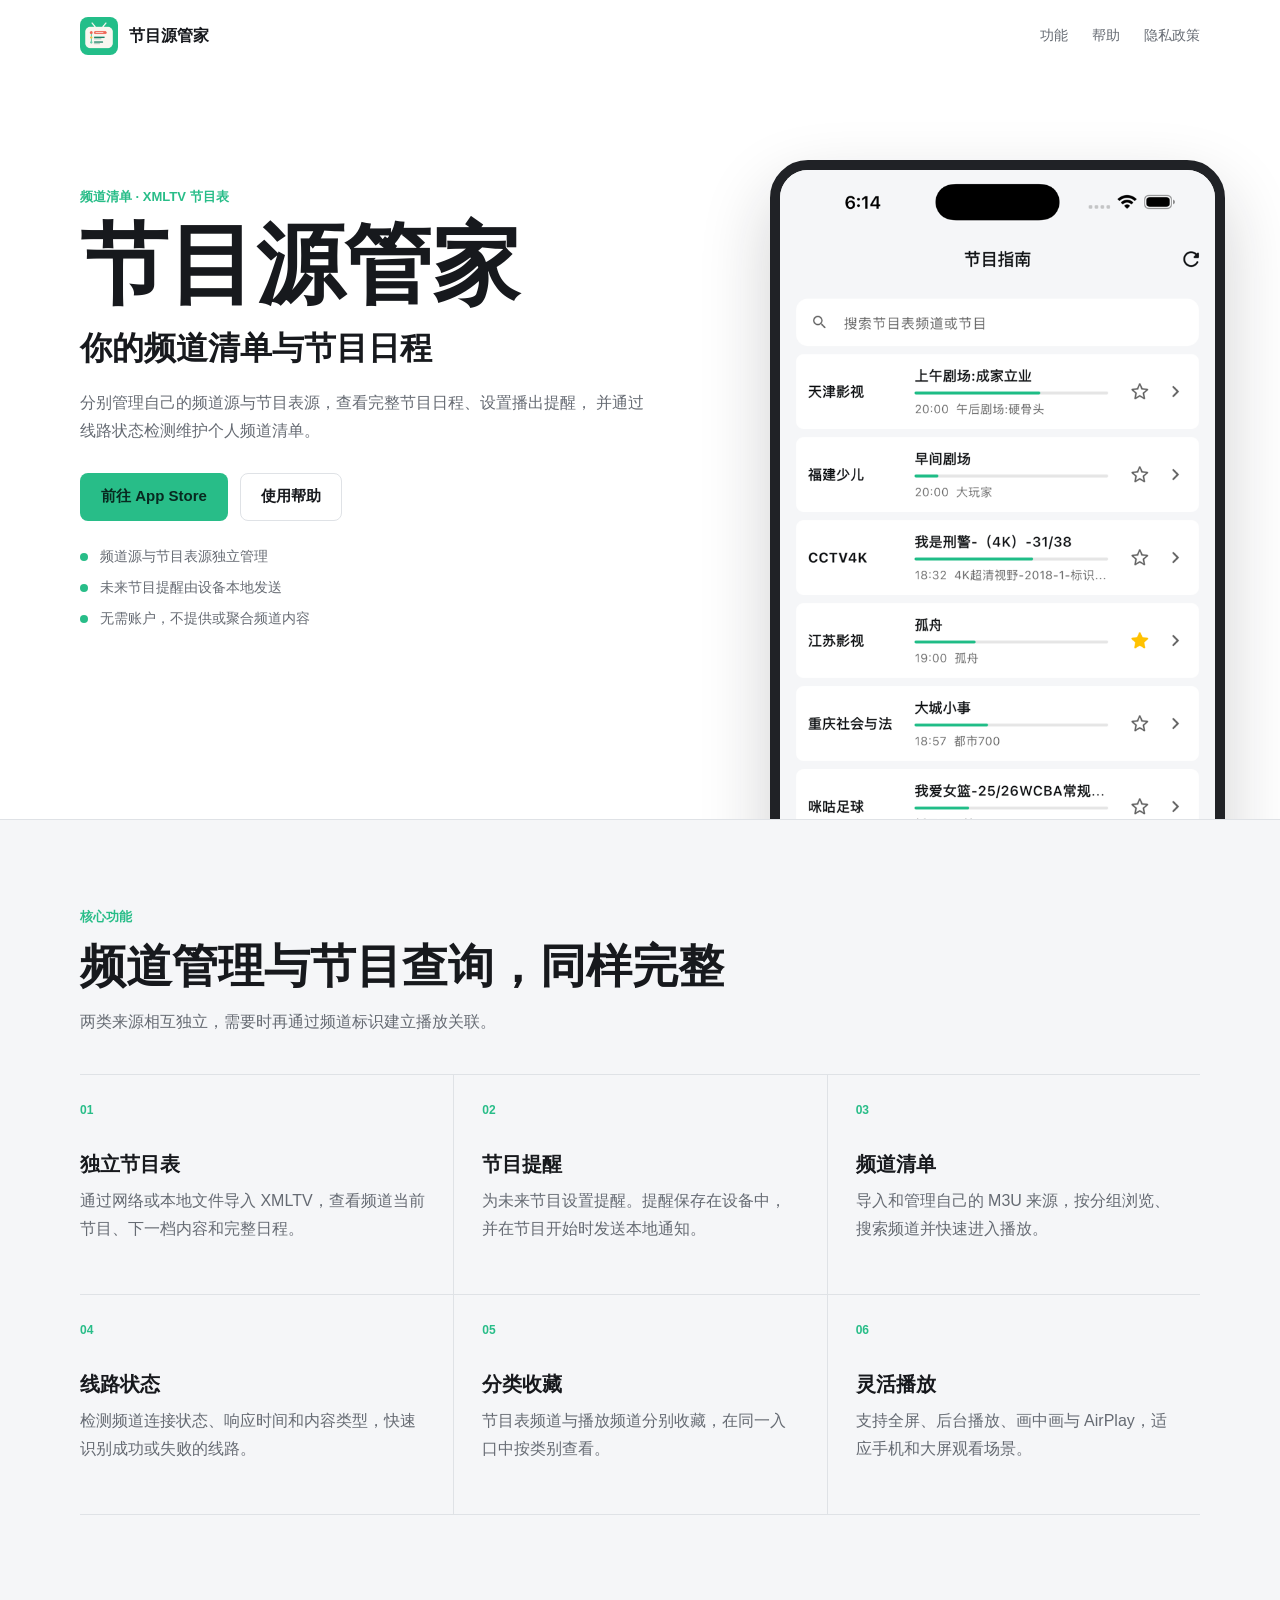
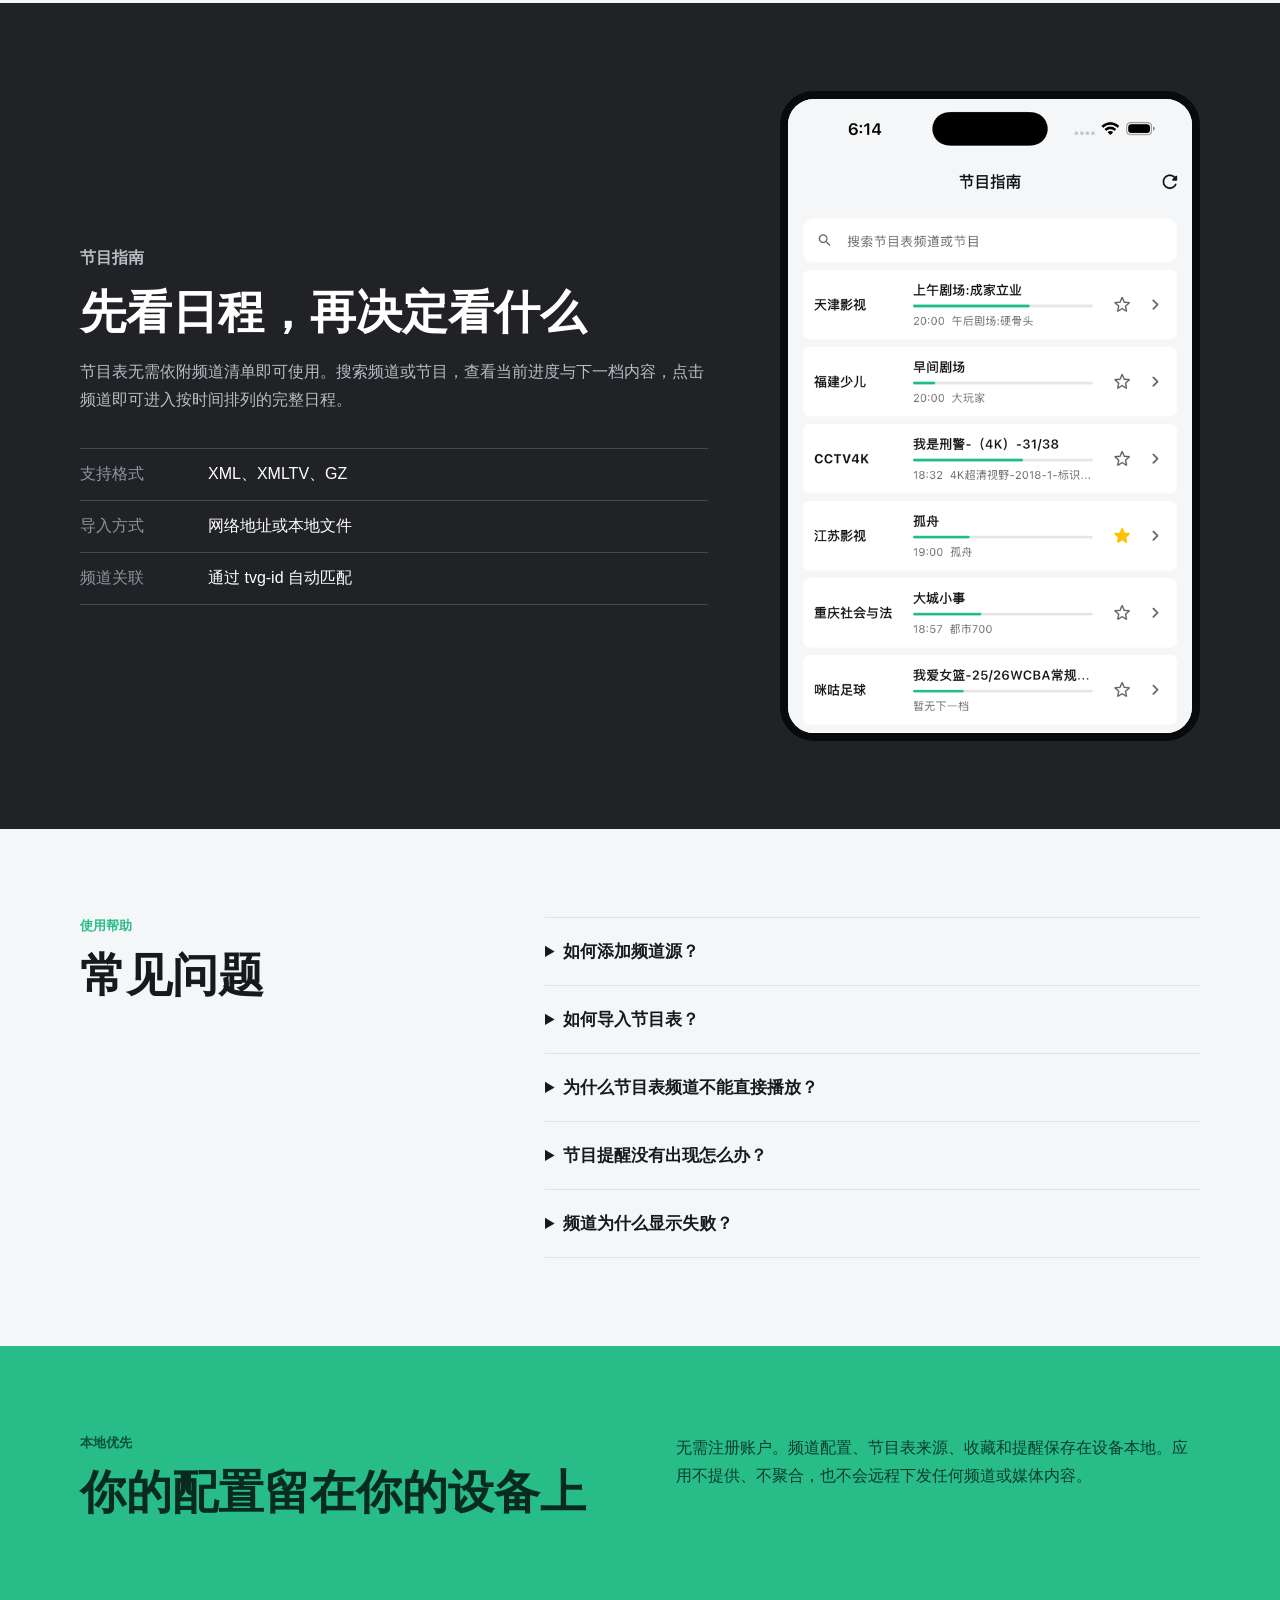
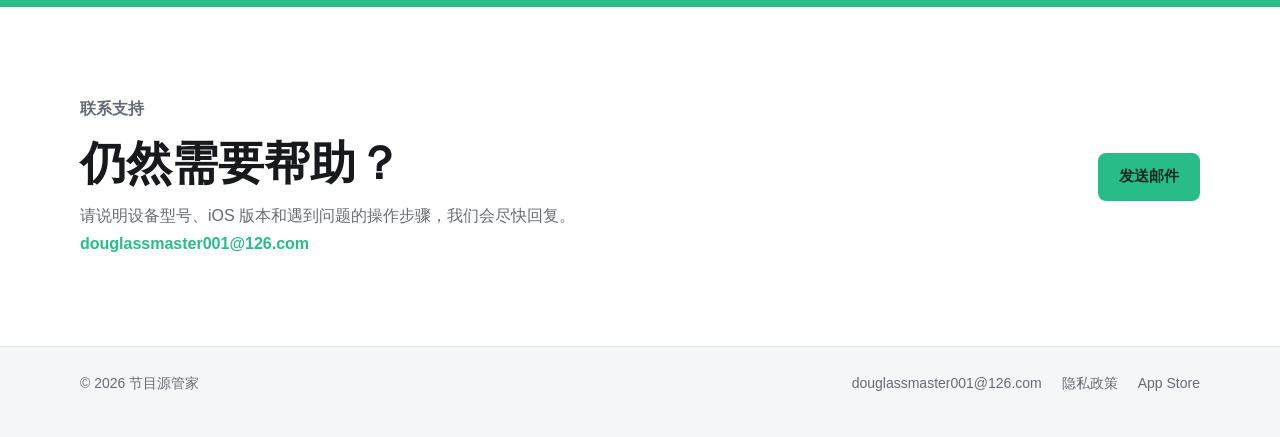
<file: support/index.html>
<!DOCTYPE html>
<html lang="zh-CN">
  <head>
    <meta charset="UTF-8" />
    <meta name="viewport" content="width=device-width, initial-scale=1.0" />
    <meta name="theme-color" content="#28bd88" />
    <title>节目源管家 - 频道与节目日程管理工具</title>
    <meta name="description" content="节目源管家是一款本地优先的频道清单与 XMLTV 节目表管理工具，支持节目提醒、线路状态检测和分类收藏。" />
    <link rel="stylesheet" href="./styles.css" />
  </head>
  <body>
    <header class="hero">
      <nav class="container nav" aria-label="主导航">
        <a class="brand" href="./index.html">
          <img src="./assets/app-icon.png?v=20260822-green" alt="" />
          <span>节目源管家</span>
        </a>
        <div class="nav-links">
          <a href="#features">功能</a>
          <a href="#help">帮助</a>
          <a href="./privacy.html">隐私政策</a>
        </div>
      </nav>

      <div class="container hero-content">
        <div class="hero-copy">
          <p class="eyebrow">频道清单 · XMLTV 节目表</p>
          <h1>节目源管家</h1>
          <p class="hero-subtitle">你的频道清单与节目日程</p>
          <p class="hero-text">
            分别管理自己的频道源与节目表源，查看完整节目日程、设置播出提醒，
            并通过线路状态检测维护个人频道清单。
          </p>
          <div class="hero-actions">
            <a class="button button-primary" href="https://apps.apple.com/app/id6747340774" target="_blank" rel="noreferrer">前往 App Store</a>
            <a class="button button-secondary" href="#help">使用帮助</a>
          </div>
          <ul class="hero-points">
            <li>频道源与节目表源独立管理</li>
            <li>未来节目提醒由设备本地发送</li>
            <li>无需账户，不提供或聚合频道内容</li>
          </ul>
        </div>
        <img class="hero-screen" src="./assets/screenshot-guide.png?v=20260822-green" alt="节目源管家节目指南界面" />
      </div>
    </header>

    <main>
      <section class="section" id="features">
        <div class="container">
          <div class="section-heading">
            <p class="eyebrow">核心功能</p>
            <h2>频道管理与节目查询，同样完整</h2>
            <p>两类来源相互独立，需要时再通过频道标识建立播放关联。</p>
          </div>
          <div class="feature-grid">
            <article class="feature-item"><span class="feature-number">01</span><h3>独立节目表</h3><p>通过网络或本地文件导入 XMLTV，查看频道当前节目、下一档内容和完整日程。</p></article>
            <article class="feature-item"><span class="feature-number">02</span><h3>节目提醒</h3><p>为未来节目设置提醒。提醒保存在设备中，并在节目开始时发送本地通知。</p></article>
            <article class="feature-item"><span class="feature-number">03</span><h3>频道清单</h3><p>导入和管理自己的 M3U 来源，按分组浏览、搜索频道并快速进入播放。</p></article>
            <article class="feature-item"><span class="feature-number">04</span><h3>线路状态</h3><p>检测频道连接状态、响应时间和内容类型，快速识别成功或失败的线路。</p></article>
            <article class="feature-item"><span class="feature-number">05</span><h3>分类收藏</h3><p>节目表频道与播放频道分别收藏，在同一入口中按类别查看。</p></article>
            <article class="feature-item"><span class="feature-number">06</span><h3>灵活播放</h3><p>支持全屏、后台播放、画中画与 AirPlay，适应手机和大屏观看场景。</p></article>
          </div>
        </div>
      </section>

      <section class="section interface-section" aria-labelledby="interface-title">
        <div class="container interface-layout">
          <div class="interface-copy">
            <p class="eyebrow">节目指南</p>
            <h2 id="interface-title">先看日程，再决定看什么</h2>
            <p>节目表无需依附频道清单即可使用。搜索频道或节目，查看当前进度与下一档内容，点击频道即可进入按时间排列的完整日程。</p>
            <dl class="detail-list">
              <div><dt>支持格式</dt><dd>XML、XMLTV、GZ</dd></div>
              <div><dt>导入方式</dt><dd>网络地址或本地文件</dd></div>
              <div><dt>频道关联</dt><dd>通过 tvg-id 自动匹配</dd></div>
            </dl>
          </div>
          <div class="screen-wrap"><img src="./assets/screenshot-guide.png?v=20260822-green" alt="节目指南中的当前节目与下一档内容" /></div>
        </div>
      </section>

      <section class="section" id="help">
        <div class="container help-layout">
          <div class="section-heading"><p class="eyebrow">使用帮助</p><h2>常见问题</h2></div>
          <div class="faq-list">
            <details><summary>如何添加频道源？</summary><p>打开“设置 > 频道源”，点击右上角添加按钮，输入你有权访问的 M3U 地址。</p></details>
            <details><summary>如何导入节目表？</summary><p>打开“设置 > 节目表源”，可添加 XMLTV 网络地址，也可从“文件”中选择 XML、XMLTV 或 GZ 文件。</p></details>
            <details><summary>为什么节目表频道不能直接播放？</summary><p>节目表与频道库是独立功能。只有 XMLTV 频道标识与 M3U 中的 tvg-id 匹配时，才会出现播放入口。</p></details>
            <details><summary>节目提醒没有出现怎么办？</summary><p>请在 iOS“设置 > 通知 > 节目源管家”中允许通知，并确认节目开始时间尚未过去。</p></details>
            <details><summary>频道为什么显示失败？</summary><p>这表示应用未能连接到该地址。请检查网络、来源是否有效，以及内容提供方是否限制访问。</p></details>
          </div>
        </div>
      </section>

      <section class="section local-section">
        <div class="container local-layout">
          <div><p class="eyebrow">本地优先</p><h2>你的配置留在你的设备上</h2></div>
          <p>无需注册账户。频道配置、节目表来源、收藏和提醒保存在设备本地。应用不提供、不聚合，也不会远程下发任何频道或媒体内容。</p>
        </div>
      </section>

      <section class="section support-section">
        <div class="container support-layout">
          <div><p class="eyebrow">联系支持</p><h2>仍然需要帮助？</h2><p>请说明设备型号、iOS 版本和遇到问题的操作步骤，我们会尽快回复。</p><p><a class="support-email" href="mailto:douglassmaster001@126.com">douglassmaster001@126.com</a></p></div>
          <a class="button button-primary" href="mailto:douglassmaster001@126.com">发送邮件</a>
        </div>
      </section>
    </main>

    <footer class="footer">
      <div class="container footer-inner">
        <p>© 2026 节目源管家</p>
        <div class="footer-links">
          <a href="mailto:douglassmaster001@126.com">douglassmaster001@126.com</a>
          <a href="./privacy.html">隐私政策</a>
          <a href="https://apps.apple.com/app/id6747340774" target="_blank" rel="noreferrer">App Store</a>
        </div>
      </div>
    </footer>
  </body>
</html>
</file>
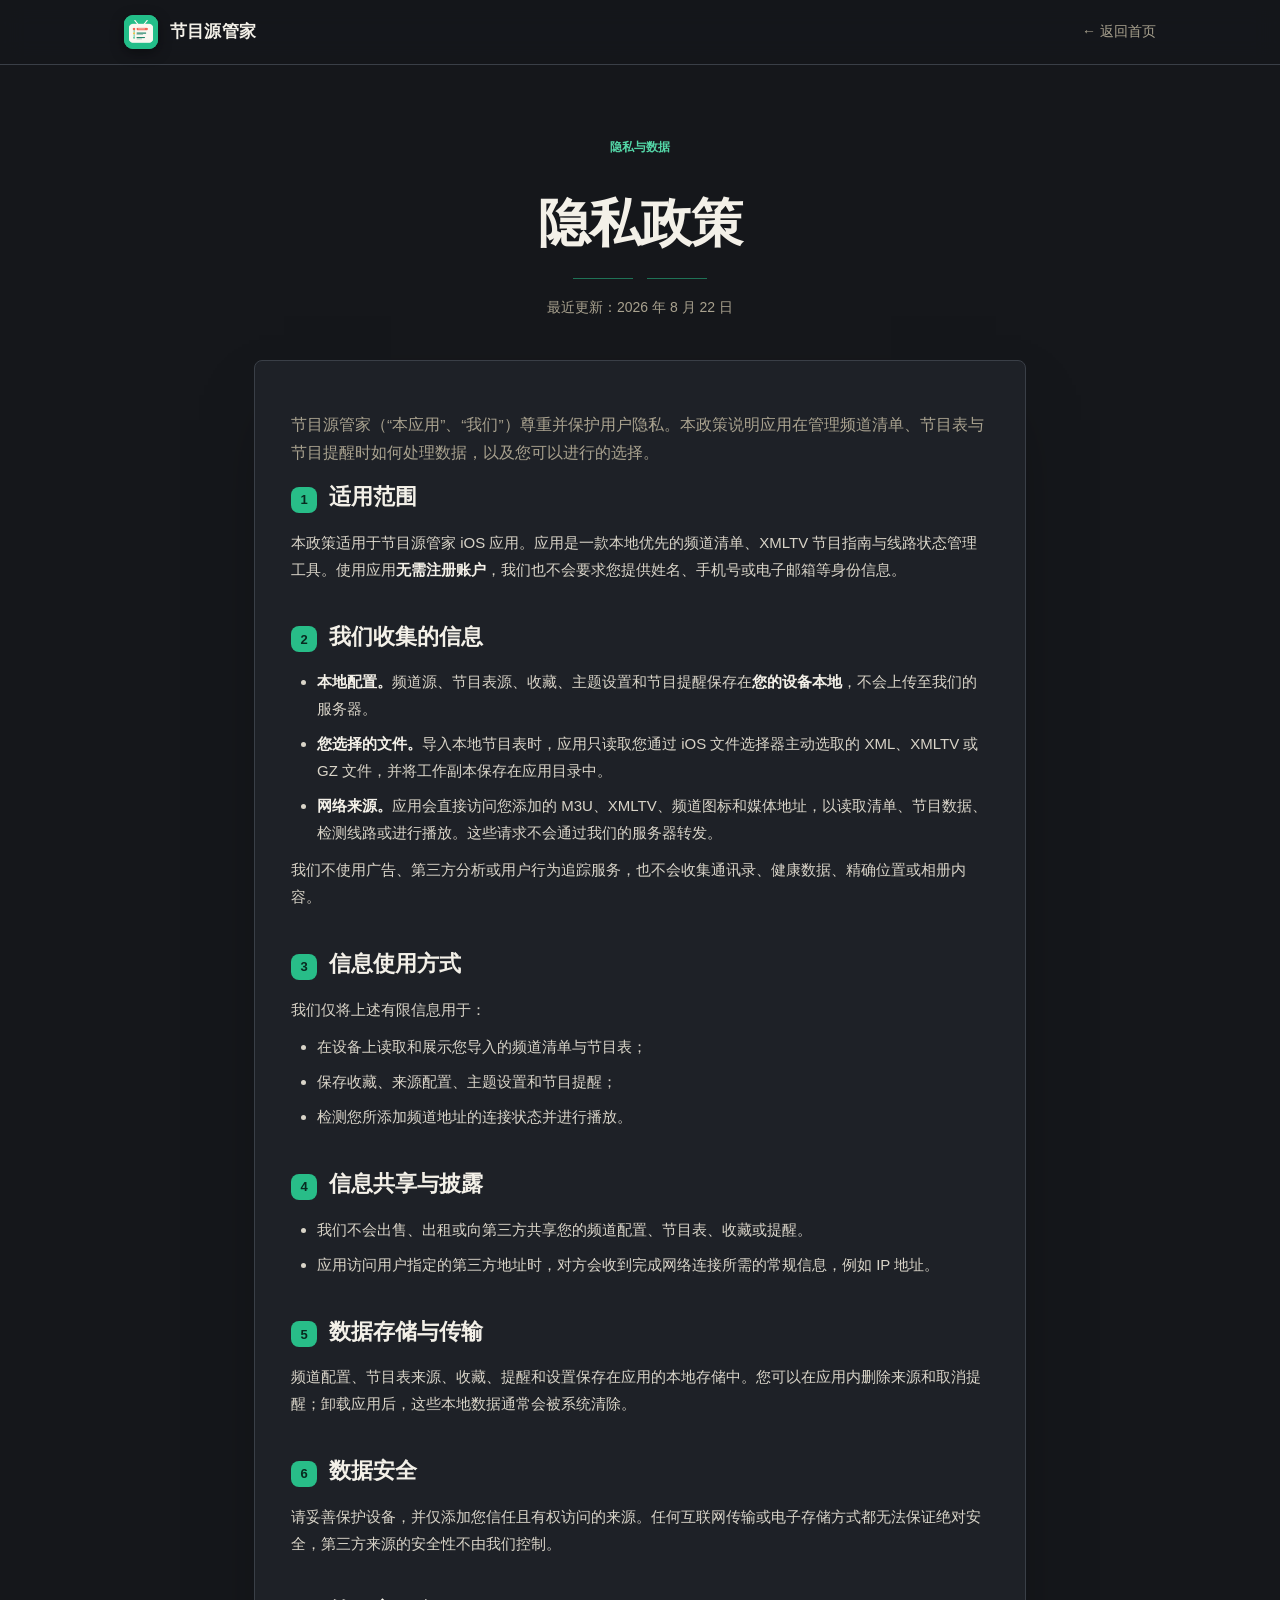
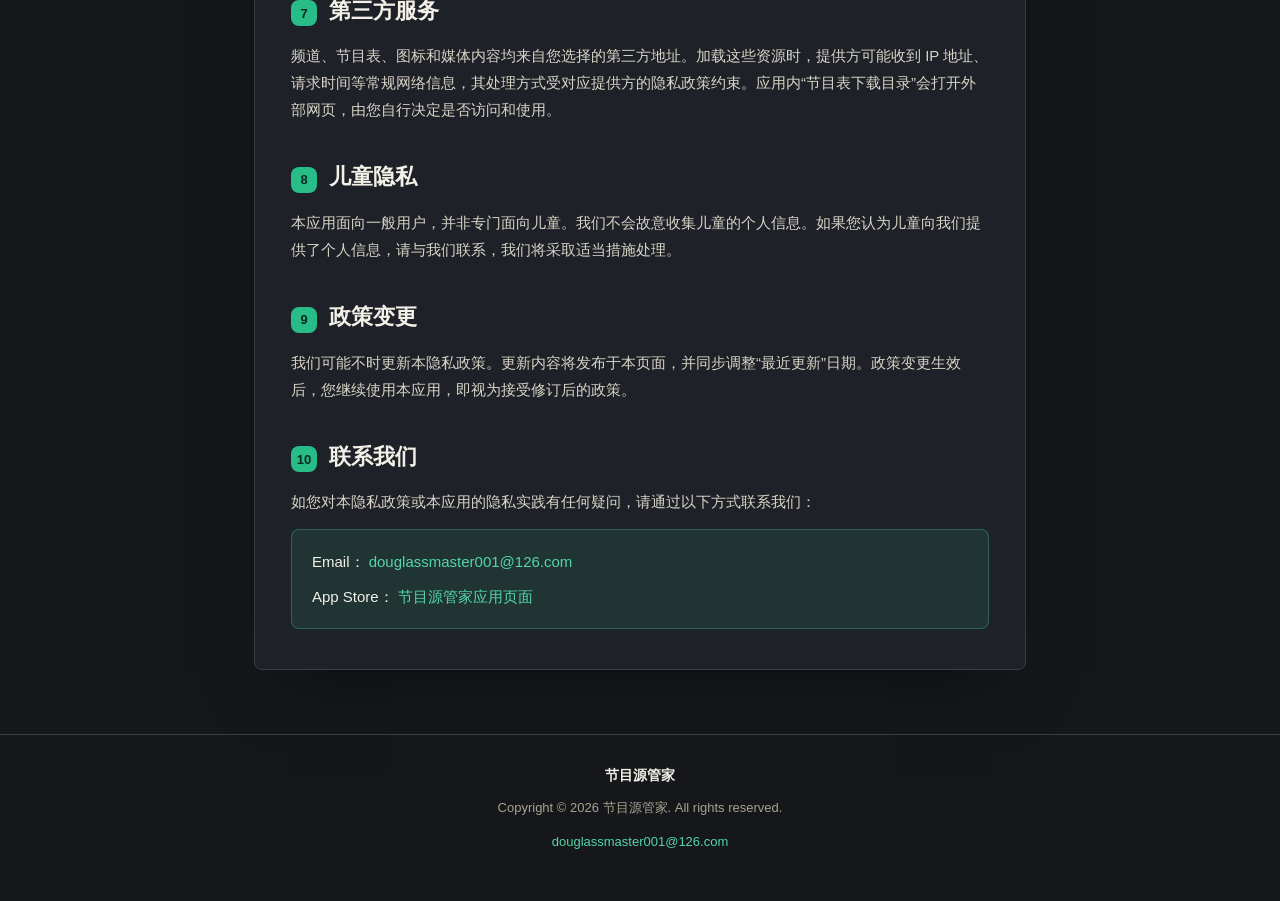
<file: support/privacy.html>
<!DOCTYPE html>
<html lang="zh-CN">
<head>
  <meta charset="UTF-8" />
  <meta name="viewport" content="width=device-width, initial-scale=1.0" />
  <meta name="theme-color" content="#15171b" />
  <title>隐私政策 — 节目源管家</title>
  <meta
    name="description"
    content="节目源管家隐私政策。了解应用可能收集的信息、使用方式以及您的隐私选择。"
  />
  <style>
    :root {
      --bg: #15171B;
      --bg-elev: #1E2127;
      --ink: #F3F0E8;
      --muted: #A9A28F;
      --accent: #28BD88;
      --accent-soft: #54D6A7;
      --border: #3A3F47;
      --shadow: rgba(0, 0, 0, 0.5);
      --maxw: 820px;
    }

    * { box-sizing: border-box; margin: 0; padding: 0; }
    html { scroll-behavior: smooth; }

    body {
      background: var(--bg);
      color: var(--ink);
      font-family: -apple-system, BlinkMacSystemFont, "SF Pro Text", "PingFang SC",
        "Helvetica Neue", "Segoe UI", sans-serif;
      font-weight: 400;
      line-height: 1.8;
      -webkit-font-smoothing: antialiased;
    }

    a { color: var(--accent-soft); text-decoration: none; }
    a:hover { text-decoration: underline; }

    .wrap { max-width: var(--maxw); margin: 0 auto; padding: 0 24px; }

    header {
      position: sticky; top: 0; z-index: 20;
      backdrop-filter: saturate(140%) blur(12px);
      background: rgba(21, 23, 27, 0.72);
      border-bottom: 1px solid var(--border);
    }
    .nav {
      display: flex; align-items: center; justify-content: space-between; height: 64px;
      max-width: 1080px; margin: 0 auto; padding: 0 24px;
    }
    .brand { display: flex; align-items: center; gap: 12px; color: inherit; text-decoration: none; }
    .brand:hover { text-decoration: none; }
    .brand .logo {
      width: 34px; height: 34px; border-radius: 9px; overflow: hidden;
      box-shadow: 0 4px 14px rgba(0,0,0,0.4);
      background: var(--accent);
    }
    .brand .logo img { width: 100%; height: 100%; display: block; object-fit: cover; }
    .brand .name { font-size: 17px; font-weight: 600; letter-spacing: 0.2px; color: var(--ink); }
    .nav .back { font-size: 14px; color: var(--muted); }
    .nav .back:hover { color: var(--ink); text-decoration: none; }

    .doc-head { text-align: center; padding: 72px 0 40px; }
    .doc-head .eyebrow {
      font-size: 12px; letter-spacing: 0;
      color: var(--accent-soft); margin-bottom: 18px; font-weight: 600;
    }
    .doc-head h1 {
      font-size: clamp(34px, 6vw, 52px);
      font-weight: 700; letter-spacing: -0.02em;
    }
    .doc-head .meta { color: var(--muted); font-size: 14px; margin-top: 16px; }

    .rule { display: flex; align-items: center; justify-content: center; gap: 14px; margin: 8px 0 0; }
    .rule::before, .rule::after {
      content: ""; height: 1px; width: 60px;
      background: rgba(40, 189, 136, 0.55);
    }

    article {
      background: var(--bg-elev);
      border: 1px solid var(--border);
      border-radius: 8px;
      padding: 40px 36px;
      margin-bottom: 64px;
      box-shadow: 0 30px 70px -30px var(--shadow);
    }
    article > p.intro { color: var(--muted); font-size: 15.5px; }

    h2 {
      font-size: 22px; font-weight: 700;
      color: var(--ink);
      margin: 34px 0 12px;
      display: flex; align-items: baseline; gap: 12px;
    }
    h2 .num {
      font-size: 13px; font-weight: 700;
      color: #082A20;
      background: var(--accent);
      width: 26px; height: 26px; border-radius: 8px;
      display: inline-grid; place-items: center; flex: 0 0 auto;
    }
    h2:first-of-type { margin-top: 10px; }

    p { font-size: 15px; color: #d9d4c8; margin: 10px 0; }
    ul { margin: 10px 0 10px 4px; padding-left: 22px; }
    li { font-size: 15px; color: #d9d4c8; margin: 8px 0; }
    strong { color: var(--ink); font-weight: 600; }

    .contact-box {
      margin-top: 14px;
      padding: 18px 20px;
      border-radius: 8px;
      background: rgba(40, 189, 136, 0.12);
      border: 1px solid rgba(84, 214, 167, 0.28);
    }
    .contact-box p { color: var(--ink); }

    footer {
      border-top: 1px solid var(--border);
      padding: 28px 0 48px;
      color: var(--muted);
      font-size: 13px;
      text-align: center;
    }
    footer .fbrand {
      color: var(--ink); font-weight: 600; margin-bottom: 8px; font-size: 14px;
    }

    @media (max-width: 640px) {
      article { padding: 28px 20px; }
      .doc-head { padding: 48px 0 28px; }
      .nav { padding: 0 16px; }
    }
  </style>
</head>
<body>
  <header>
    <div class="nav">
      <a class="brand" href="./index.html">
        <div class="logo">
          <img src="./assets/app-icon.png" alt="节目源管家" />
        </div>
        <div class="name">节目源管家</div>
      </a>
      <a class="back" href="./index.html">← 返回首页</a>
    </div>
  </header>

  <main class="wrap">
    <div class="doc-head">
      <div class="eyebrow">隐私与数据</div>
      <h1>隐私政策</h1>
      <div class="rule"></div>
      <div class="meta">最近更新：2026 年 8 月 22 日</div>
    </div>

    <article>
      <p class="intro">
        节目源管家（“本应用”、“我们”）尊重并保护用户隐私。本政策说明应用在管理频道清单、节目表与节目提醒时如何处理数据，以及您可以进行的选择。
      </p>

      <h2><span class="num">1</span>适用范围</h2>
      <p>
        本政策适用于节目源管家 iOS 应用。应用是一款本地优先的频道清单、XMLTV 节目指南与线路状态管理工具。使用应用<strong>无需注册账户</strong>，我们也不会要求您提供姓名、手机号或电子邮箱等身份信息。
      </p>

      <h2><span class="num">2</span>我们收集的信息</h2>
      <ul>
        <li>
          <strong>本地配置。</strong>频道源、节目表源、收藏、主题设置和节目提醒保存在<strong>您的设备本地</strong>，不会上传至我们的服务器。
        </li>
        <li>
          <strong>您选择的文件。</strong>导入本地节目表时，应用只读取您通过 iOS 文件选择器主动选取的 XML、XMLTV 或 GZ 文件，并将工作副本保存在应用目录中。
        </li>
        <li>
          <strong>网络来源。</strong>应用会直接访问您添加的 M3U、XMLTV、频道图标和媒体地址，以读取清单、节目数据、检测线路或进行播放。这些请求不会通过我们的服务器转发。
        </li>
      </ul>
      <p>
        我们不使用广告、第三方分析或用户行为追踪服务，也不会收集通讯录、健康数据、精确位置或相册内容。
      </p>

      <h2><span class="num">3</span>信息使用方式</h2>
      <p>我们仅将上述有限信息用于：</p>
      <ul>
        <li>在设备上读取和展示您导入的频道清单与节目表；</li>
        <li>保存收藏、来源配置、主题设置和节目提醒；</li>
        <li>检测您所添加频道地址的连接状态并进行播放。</li>
      </ul>

      <h2><span class="num">4</span>信息共享与披露</h2>
      <ul>
        <li>我们不会出售、出租或向第三方共享您的频道配置、节目表、收藏或提醒。</li>
        <li>应用访问用户指定的第三方地址时，对方会收到完成网络连接所需的常规信息，例如 IP 地址。</li>
      </ul>

      <h2><span class="num">5</span>数据存储与传输</h2>
      <p>
        频道配置、节目表来源、收藏、提醒和设置保存在应用的本地存储中。您可以在应用内删除来源和取消提醒；卸载应用后，这些本地数据通常会被系统清除。
      </p>

      <h2><span class="num">6</span>数据安全</h2>
      <p>
        请妥善保护设备，并仅添加您信任且有权访问的来源。任何互联网传输或电子存储方式都无法保证绝对安全，第三方来源的安全性不由我们控制。
      </p>

      <h2><span class="num">7</span>第三方服务</h2>
      <p>
        频道、节目表、图标和媒体内容均来自您选择的第三方地址。加载这些资源时，提供方可能收到 IP 地址、请求时间等常规网络信息，其处理方式受对应提供方的隐私政策约束。应用内“节目表下载目录”会打开外部网页，由您自行决定是否访问和使用。
      </p>

      <h2><span class="num">8</span>儿童隐私</h2>
      <p>
        本应用面向一般用户，并非专门面向儿童。我们不会故意收集儿童的个人信息。如果您认为儿童向我们提供了个人信息，请与我们联系，我们将采取适当措施处理。
      </p>

      <h2><span class="num">9</span>政策变更</h2>
      <p>
        我们可能不时更新本隐私政策。更新内容将发布于本页面，并同步调整“最近更新”日期。政策变更生效后，您继续使用本应用，即视为接受修订后的政策。
      </p>

      <h2><span class="num">10</span>联系我们</h2>
      <p>如您对本隐私政策或本应用的隐私实践有任何疑问，请通过以下方式联系我们：</p>
      <div class="contact-box">
        <p style="margin:0 0 8px;">
          Email：
          <a href="mailto:douglassmaster001@126.com">douglassmaster001@126.com</a>
        </p>
        <p style="margin:0;">
          App Store：
          <a href="https://apps.apple.com/app/id6747340774" target="_blank" rel="noreferrer">
            节目源管家应用页面
          </a>
        </p>
      </div>
    </article>
  </main>

  <footer>
    <div class="wrap">
      <div class="fbrand">节目源管家</div>
      <div>Copyright © 2026 节目源管家. All rights reserved.</div>
      <div style="margin-top:10px;">
        <a href="mailto:douglassmaster001@126.com">douglassmaster001@126.com</a>
      </div>
    </div>
  </footer>
</body>
</html>
</file>
<file: support/styles.css>
:root {
  --bg: #f5f6f8;
  --surface: #ffffff;
  --text: #17191d;
  --muted: #666b73;
  --line: #dfe2e6;
  --accent: #28bd88;
  --accent-dark: #16845f;
  --on-accent: #082a20;
  --container: 1120px;
}

* { box-sizing: border-box; }
html { scroll-behavior: smooth; }
body { margin: 0; color: var(--text); background: var(--bg); font-family: -apple-system, BlinkMacSystemFont, "SF Pro Text", "PingFang SC", "Helvetica Neue", Arial, sans-serif; }
img { display: block; max-width: 100%; }
a { color: inherit; text-decoration: none; }
h1, h2, h3, p { margin: 0; }
.container { width: min(calc(100% - 40px), var(--container)); margin: 0 auto; }

.hero { position: relative; min-height: min(820px, 92vh); overflow: hidden; background: var(--surface); border-bottom: 1px solid var(--line); }
.nav { position: relative; z-index: 2; min-height: 72px; display: flex; align-items: center; justify-content: space-between; gap: 24px; }
.brand { display: inline-flex; align-items: center; gap: 11px; font-weight: 750; }
.brand img { width: 38px; height: 38px; border-radius: 8px; }
.nav-links { display: flex; gap: 24px; color: var(--muted); font-size: 14px; }
.nav-links a:hover, .footer-links a:hover { color: var(--accent); }
.hero-content { position: relative; z-index: 1; min-height: 700px; display: flex; align-items: center; }
.hero-copy { position: relative; z-index: 2; width: min(58%, 620px); padding: 64px 0 90px; }
.eyebrow { margin-bottom: 14px; color: var(--accent); font-size: 13px; line-height: 1.4; font-weight: 750; letter-spacing: 0; }
h1 { font-size: clamp(52px, 8vw, 88px); line-height: 1; letter-spacing: 0; }
h2 { font-size: clamp(30px, 4vw, 46px); line-height: 1.16; letter-spacing: 0; }
h3 { font-size: 20px; line-height: 1.3; letter-spacing: 0; }
.hero-subtitle { margin-top: 18px; font-size: clamp(22px, 3vw, 32px); font-weight: 650; }
.hero-text, .section-heading > p:last-child, .interface-copy > p, .feature-item p, .faq-list p, .local-layout > p, .support-layout p { color: var(--muted); font-size: 16px; line-height: 1.75; }
.hero-text { max-width: 570px; margin-top: 18px; }
.hero-actions { display: flex; flex-wrap: wrap; gap: 12px; margin: 28px 0 24px; }
.button { min-height: 48px; display: inline-flex; align-items: center; justify-content: center; padding: 0 20px; border: 1px solid transparent; border-radius: 8px; font-size: 15px; font-weight: 700; }
.button-primary { color: var(--on-accent); background: var(--accent); }
.button-primary:hover { color: #fff; background: var(--accent-dark); }
.button-secondary { background: var(--surface); border-color: var(--line); }
.hero-points { display: grid; gap: 9px; padding: 0; margin: 0; list-style: none; }
.hero-points li { position: relative; padding-left: 20px; color: var(--muted); font-size: 14px; line-height: 1.6; }
.hero-points li::before { content: ""; position: absolute; top: 8px; left: 0; width: 8px; height: 8px; border-radius: 50%; background: var(--accent); }
.hero-screen { position: absolute; z-index: 0; top: 88px; right: -25px; width: min(43vw, 455px); max-height: 760px; object-fit: cover; object-position: top; border: 10px solid #202226; border-radius: 38px; box-shadow: 0 30px 70px rgba(23, 25, 29, 0.2); }

.section { padding: 88px 0; }
.section-heading { max-width: 720px; margin-bottom: 38px; }
.section-heading h2 { margin-bottom: 14px; }
.feature-grid { display: grid; grid-template-columns: repeat(3, minmax(0, 1fr)); border-top: 1px solid var(--line); }
.feature-item { min-height: 220px; padding: 28px 28px 28px 0; border-bottom: 1px solid var(--line); }
.feature-item:nth-child(3n+2), .feature-item:nth-child(3n+3) { padding-left: 28px; border-left: 1px solid var(--line); }
.feature-number { display: block; margin-bottom: 34px; color: var(--accent); font-size: 12px; font-weight: 750; }
.feature-item h3 { margin-bottom: 10px; }
.interface-section { background: #202226; color: #fff; }
.interface-layout { display: grid; grid-template-columns: 1fr minmax(280px, 420px); gap: 72px; align-items: center; }
.interface-copy > p { margin-top: 18px; color: #b8bcc3; }
.screen-wrap { height: 650px; overflow: hidden; border: 8px solid #090a0b; border-radius: 34px; background: var(--surface); }
.screen-wrap img { width: 100%; height: 100%; object-fit: cover; object-position: top; }
.detail-list { margin: 34px 0 0; border-top: 1px solid #45484e; }
.detail-list div { display: grid; grid-template-columns: 110px 1fr; gap: 18px; padding: 15px 0; border-bottom: 1px solid #45484e; }
.detail-list dt { color: #8e939c; }
.detail-list dd { margin: 0; }
.help-layout { display: grid; grid-template-columns: 0.75fr 1.25fr; gap: 72px; }
.faq-list { border-top: 1px solid var(--line); }
.faq-list details { padding: 22px 0; border-bottom: 1px solid var(--line); }
.faq-list summary { cursor: pointer; font-size: 17px; font-weight: 680; }
.faq-list p { padding: 12px 0 0; }
.local-section { color: var(--on-accent); background: var(--accent); }
.local-section .eyebrow { color: #0a513c; }
.local-layout { display: grid; grid-template-columns: 1fr 1fr; gap: 72px; align-items: start; }
.local-layout > p { color: #0a3c2e; }
.support-section { background: var(--surface); }
.support-layout { display: flex; justify-content: space-between; align-items: center; gap: 36px; }
.support-layout h2 { margin-bottom: 12px; }
.support-email { color: var(--accent); font-weight: 700; overflow-wrap: anywhere; }
.support-email:hover { text-decoration: underline; }
.footer { padding: 28px 0 44px; border-top: 1px solid var(--line); }
.footer-inner { display: flex; justify-content: space-between; align-items: center; gap: 24px; color: var(--muted); font-size: 14px; }
.footer-links { display: flex; flex-wrap: wrap; gap: 20px; }

@media (max-width: 900px) {
  .hero { min-height: auto; }
  .hero-content { min-height: 760px; align-items: flex-start; }
  .hero-copy { width: 66%; padding-top: 72px; }
  .hero-screen { right: -120px; width: 460px; opacity: 0.34; }
  .feature-grid { grid-template-columns: repeat(2, minmax(0, 1fr)); }
  .feature-item:nth-child(n) { padding: 26px; border-left: 0; }
  .feature-item:nth-child(even) { border-left: 1px solid var(--line); }
  .interface-layout, .help-layout, .local-layout { grid-template-columns: 1fr; }
  .screen-wrap { width: min(100%, 420px); height: 620px; }
}

@media (max-width: 620px) {
  .container { width: min(calc(100% - 32px), var(--container)); }
  .nav-links a:first-child { display: none; }
  .nav-links { gap: 14px; }
  .hero-content { min-height: 720px; }
  .hero-copy { width: 100%; padding: 58px 0 70px; }
  .hero-screen { top: 190px; right: -205px; width: 470px; opacity: 0.15; }
  .section { padding: 64px 0; }
  .feature-grid { grid-template-columns: 1fr; }
  .feature-item:nth-child(n) { min-height: auto; padding: 24px 0; border-left: 0; }
  .feature-number { margin-bottom: 20px; }
  .interface-layout, .help-layout, .local-layout { gap: 36px; }
  .screen-wrap { height: 560px; }
  .support-layout, .footer-inner { align-items: flex-start; flex-direction: column; }
}
</file>
